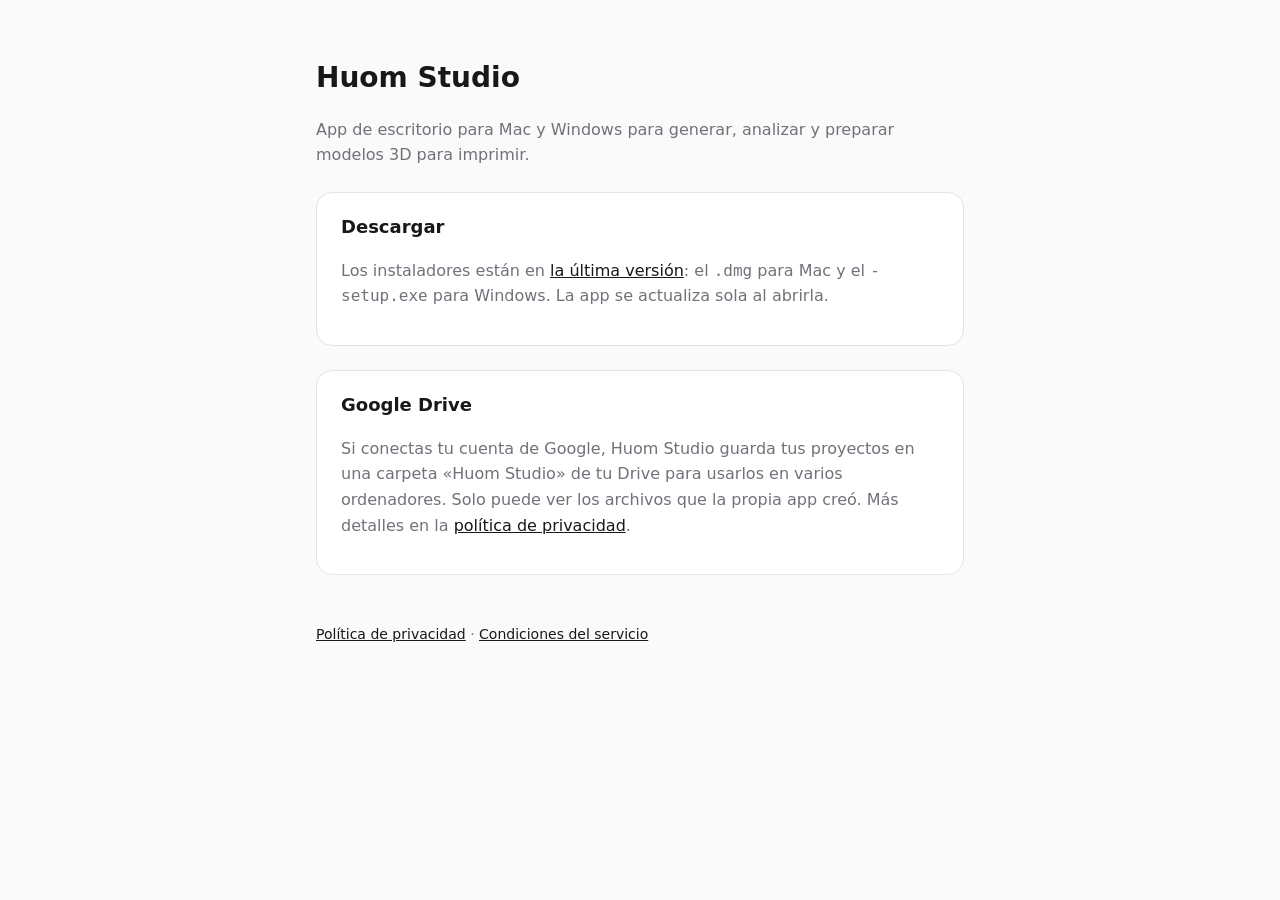
<file: index.html>
<!doctype html>
<html lang="es">
<head>
<meta charset="utf-8"><meta name="viewport" content="width=device-width,initial-scale=1">
<title>Huom Studio</title><link rel="stylesheet" href="style.css">
</head>
<body><main>
<h1>Huom Studio</h1>
<p>App de escritorio para Mac y Windows para generar, analizar y preparar modelos 3D para imprimir.</p>
<div class="card">
<h2 style="margin-top:0">Descargar</h2>
<p>Los instaladores están en <a href="https://github.com/jeffryberdugox/huom-studio-releases/releases/latest">la última versión</a>: el <code>.dmg</code> para Mac y el <code>-setup.exe</code> para Windows. La app se actualiza sola al abrirla.</p>
</div>
<div class="card">
<h2 style="margin-top:0">Google Drive</h2>
<p>Si conectas tu cuenta de Google, Huom Studio guarda tus proyectos en una carpeta «Huom Studio» de tu Drive para usarlos en varios ordenadores. Solo puede ver los archivos que la propia app creó. Más detalles en la <a href="privacidad.html">política de privacidad</a>.</p>
</div>
<footer><a href="privacidad.html">Política de privacidad</a> · <a href="terminos.html">Condiciones del servicio</a></footer>
</main></body>
</html>
</file>
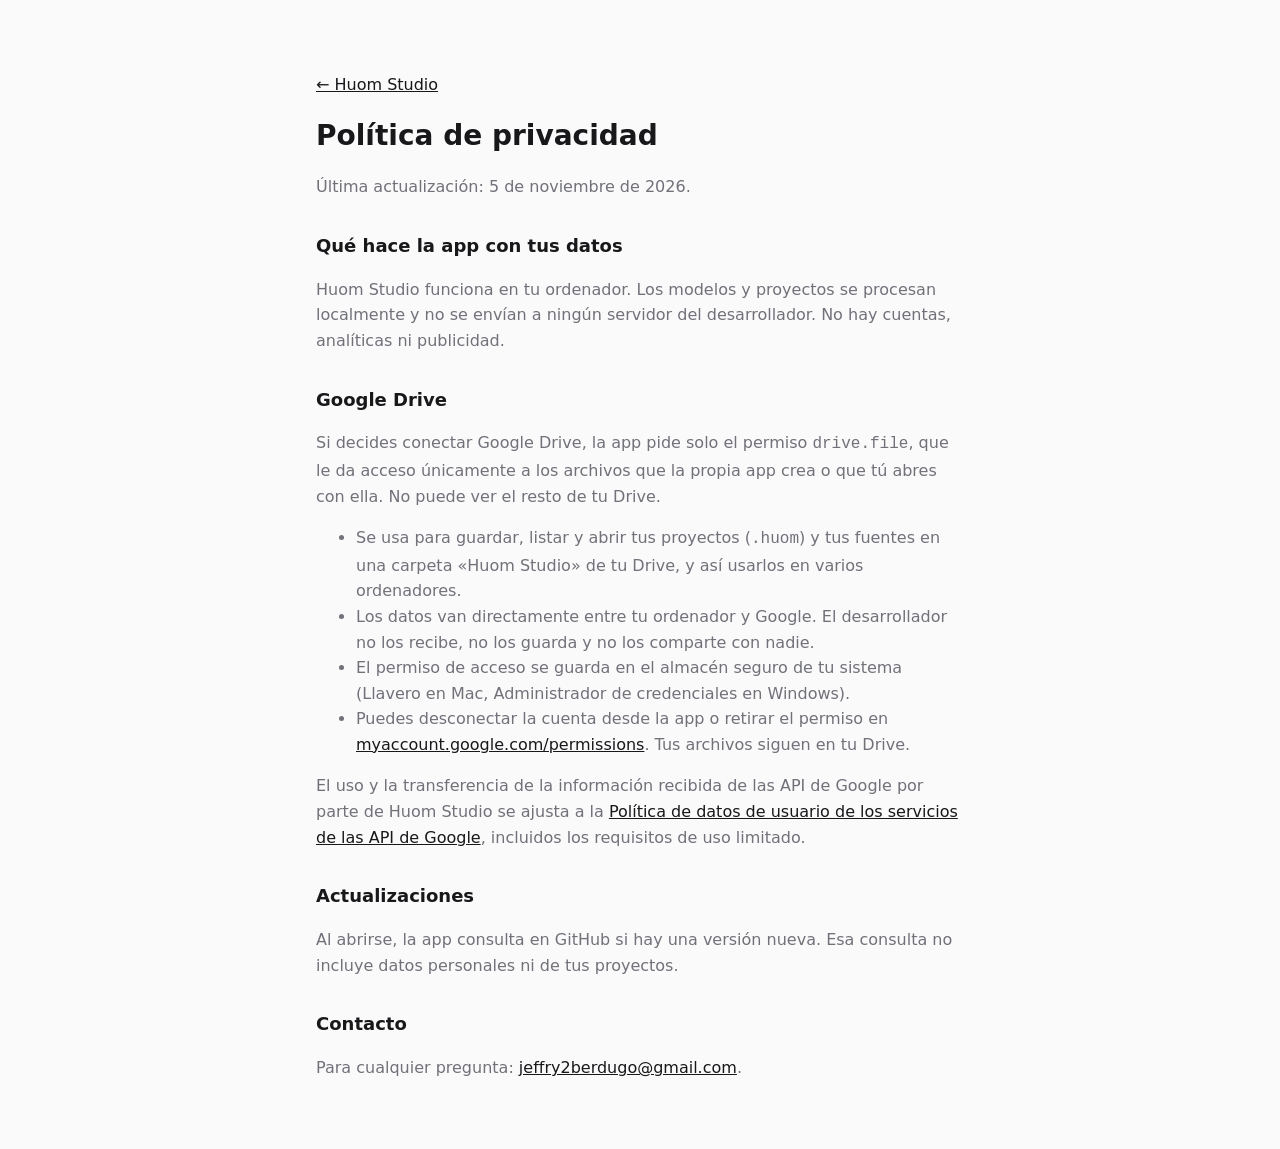
<file: privacidad.html>
<!doctype html>
<html lang="es">
<head>
<meta charset="utf-8"><meta name="viewport" content="width=device-width,initial-scale=1">
<title>Privacidad · Huom Studio</title><link rel="stylesheet" href="style.css">
</head>
<body><main>
<p><a href="./">← Huom Studio</a></p>
<h1>Política de privacidad</h1>
<p>Última actualización: 5 de noviembre de 2026.</p>

<h2>Qué hace la app con tus datos</h2>
<p>Huom Studio funciona en tu ordenador. Los modelos y proyectos se procesan localmente y no se envían a ningún servidor del desarrollador. No hay cuentas, analíticas ni publicidad.</p>

<h2>Google Drive</h2>
<p>Si decides conectar Google Drive, la app pide solo el permiso <code>drive.file</code>, que le da acceso únicamente a los archivos que la propia app crea o que tú abres con ella. No puede ver el resto de tu Drive.</p>
<ul>
<li>Se usa para guardar, listar y abrir tus proyectos (<code>.huom</code>) y tus fuentes en una carpeta «Huom Studio» de tu Drive, y así usarlos en varios ordenadores.</li>
<li>Los datos van directamente entre tu ordenador y Google. El desarrollador no los recibe, no los guarda y no los comparte con nadie.</li>
<li>El permiso de acceso se guarda en el almacén seguro de tu sistema (Llavero en Mac, Administrador de credenciales en Windows).</li>
<li>Puedes desconectar la cuenta desde la app o retirar el permiso en <a href="https://myaccount.google.com/permissions">myaccount.google.com/permissions</a>. Tus archivos siguen en tu Drive.</li>
</ul>
<p>El uso y la transferencia de la información recibida de las API de Google por parte de Huom Studio se ajusta a la <a href="https://developers.google.com/terms/api-services-user-data-policy">Política de datos de usuario de los servicios de las API de Google</a>, incluidos los requisitos de uso limitado.</p>

<h2>Actualizaciones</h2>
<p>Al abrirse, la app consulta en GitHub si hay una versión nueva. Esa consulta no incluye datos personales ni de tus proyectos.</p>

<h2>Contacto</h2>
<p>Para cualquier pregunta: <a href="mailto:jeffry2berdugo@gmail.com">jeffry2berdugo@gmail.com</a>.</p>
</main></body>
</html>
</file>
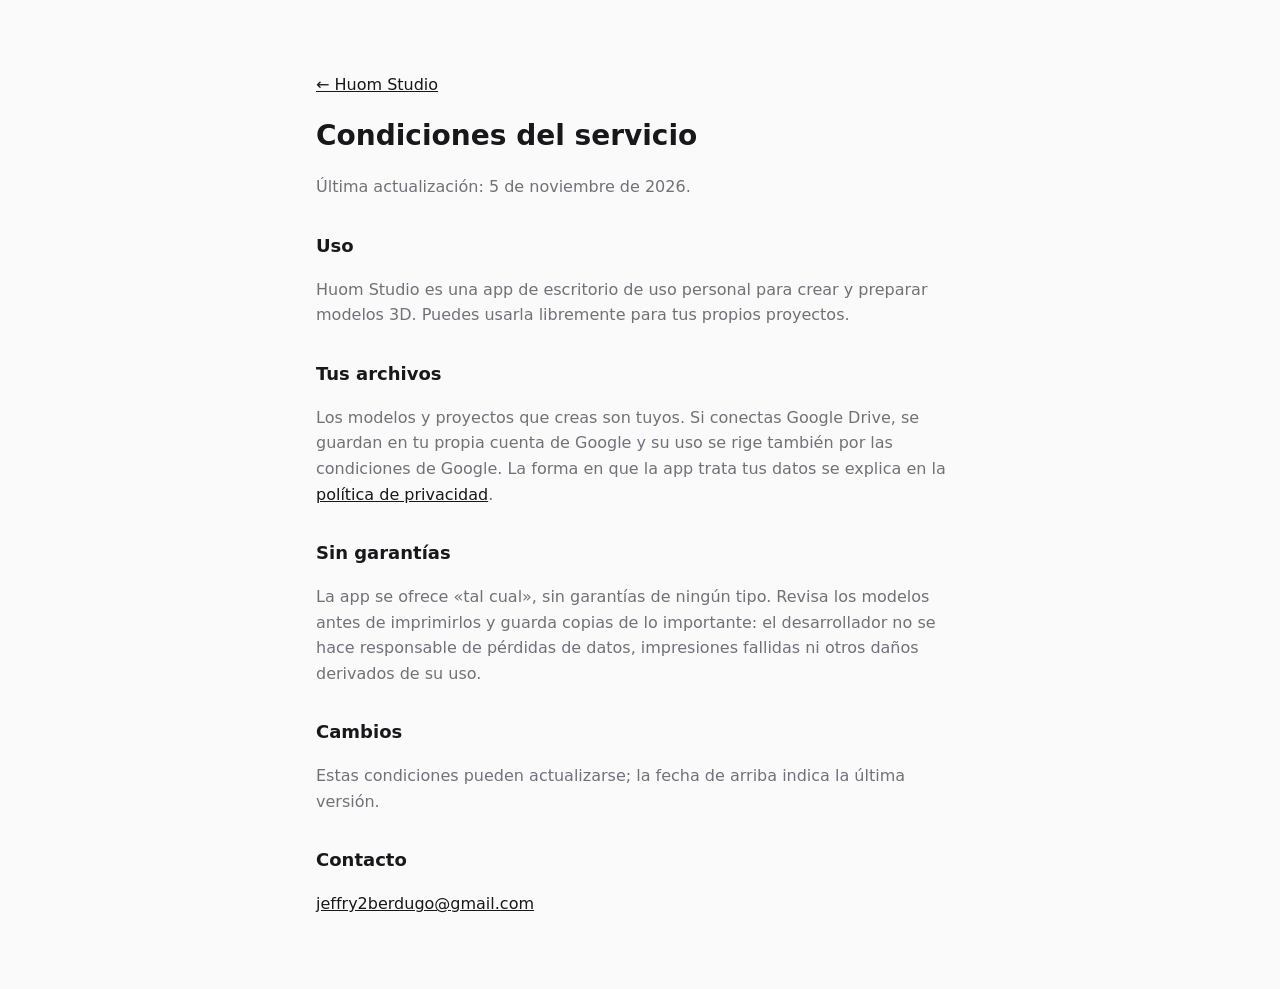
<file: terminos.html>
<!doctype html>
<html lang="es">
<head>
<meta charset="utf-8"><meta name="viewport" content="width=device-width,initial-scale=1">
<title>Condiciones · Huom Studio</title><link rel="stylesheet" href="style.css">
</head>
<body><main>
<p><a href="./">← Huom Studio</a></p>
<h1>Condiciones del servicio</h1>
<p>Última actualización: 5 de noviembre de 2026.</p>

<h2>Uso</h2>
<p>Huom Studio es una app de escritorio de uso personal para crear y preparar modelos 3D. Puedes usarla libremente para tus propios proyectos.</p>

<h2>Tus archivos</h2>
<p>Los modelos y proyectos que creas son tuyos. Si conectas Google Drive, se guardan en tu propia cuenta de Google y su uso se rige también por las condiciones de Google. La forma en que la app trata tus datos se explica en la <a href="privacidad.html">política de privacidad</a>.</p>

<h2>Sin garantías</h2>
<p>La app se ofrece «tal cual», sin garantías de ningún tipo. Revisa los modelos antes de imprimirlos y guarda copias de lo importante: el desarrollador no se hace responsable de pérdidas de datos, impresiones fallidas ni otros daños derivados de su uso.</p>

<h2>Cambios</h2>
<p>Estas condiciones pueden actualizarse; la fecha de arriba indica la última versión.</p>

<h2>Contacto</h2>
<p><a href="mailto:jeffry2berdugo@gmail.com">jeffry2berdugo@gmail.com</a></p>
</main></body>
</html>
</file>
<file: style.css>
:root{--bg:#fafafa;--fg:#18181b;--muted:#71717a;--card:#fff;--border:#e4e4e7}
@media (prefers-color-scheme:dark){:root{--bg:#09090b;--fg:#fafafa;--muted:#a1a1aa;--card:#18181b;--border:#27272a}}
*{box-sizing:border-box}body{margin:0;background:var(--bg);color:var(--fg);font:16px/1.6 system-ui,-apple-system,"Segoe UI",sans-serif}
main{max-width:680px;margin:0 auto;padding:56px 16px}h1{font-size:28px;margin:0 0 8px}h2{font-size:18px;margin:32px 0 8px}
p,li{color:var(--muted)}a{color:var(--fg)}.card{background:var(--card);border:1px solid var(--border);border-radius:16px;padding:20px 24px;margin-top:24px}
footer{margin-top:48px;font-size:14px;color:var(--muted)}
</file>
